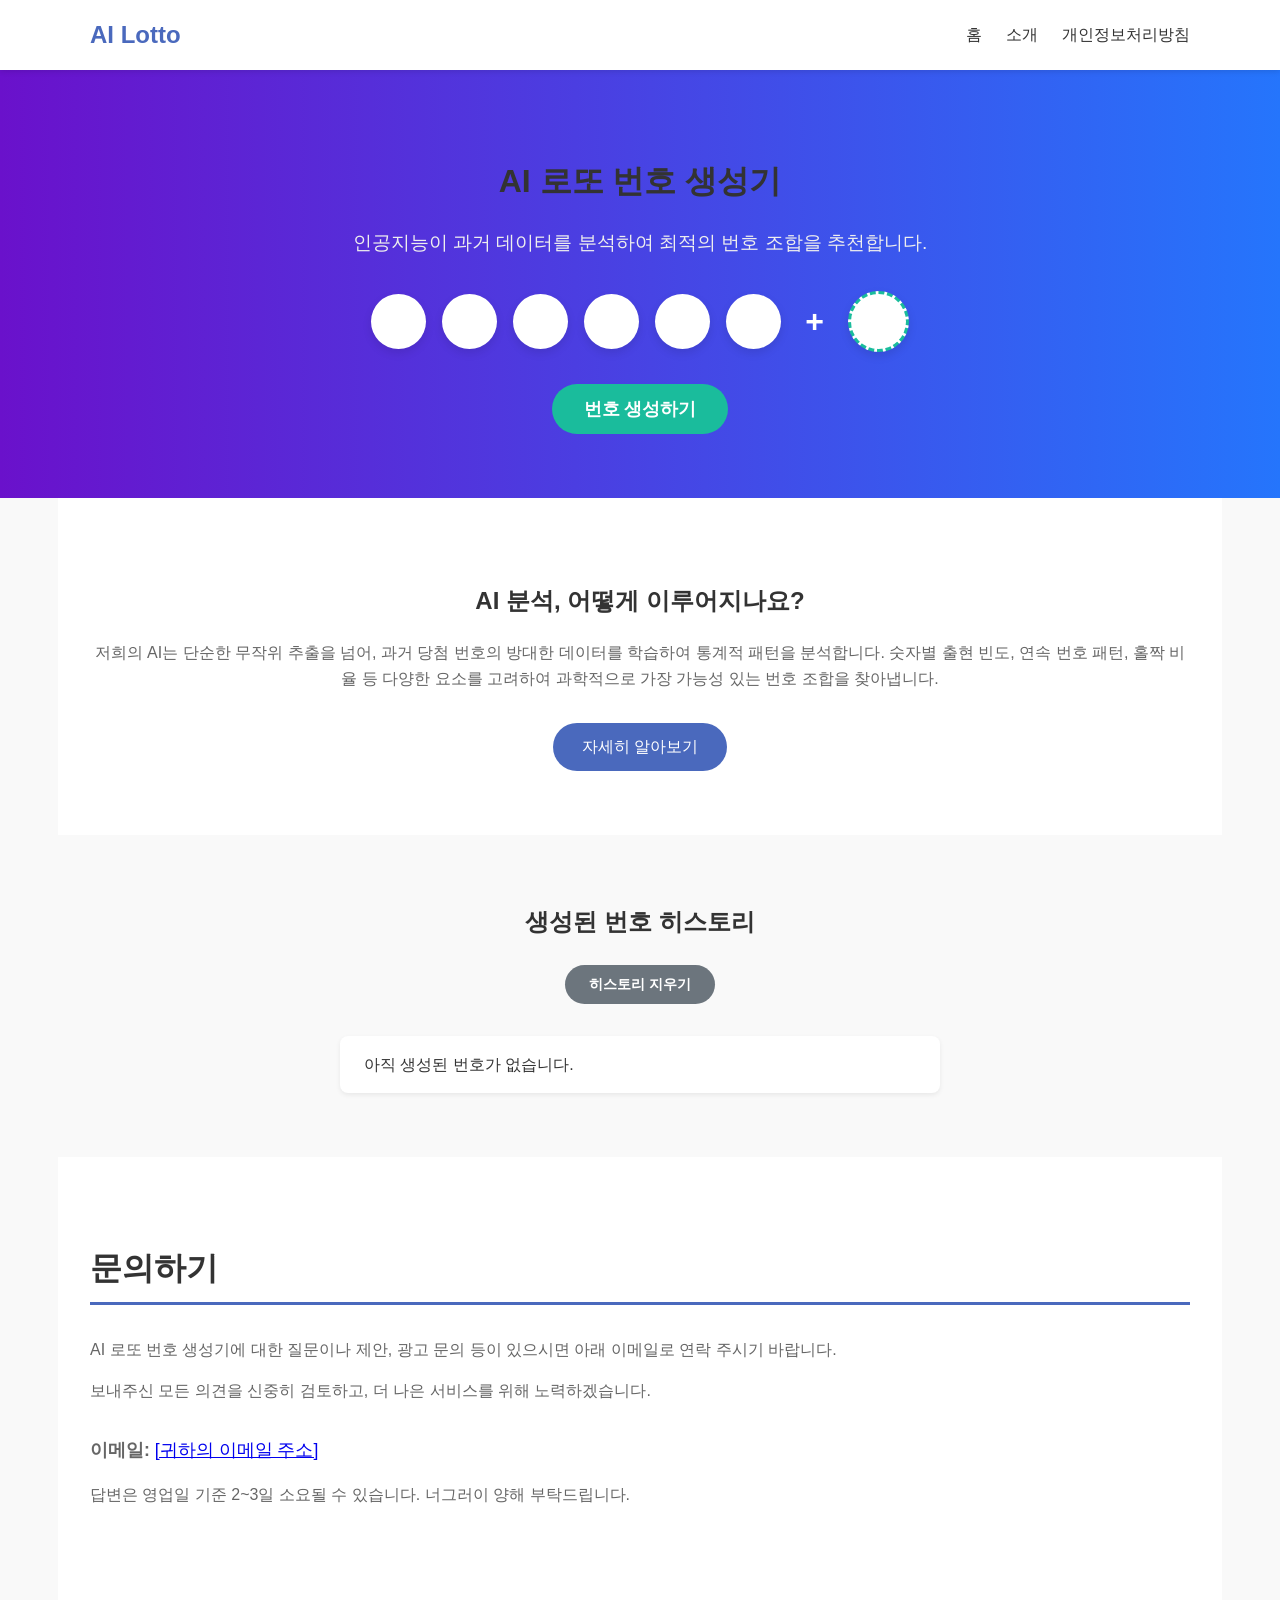
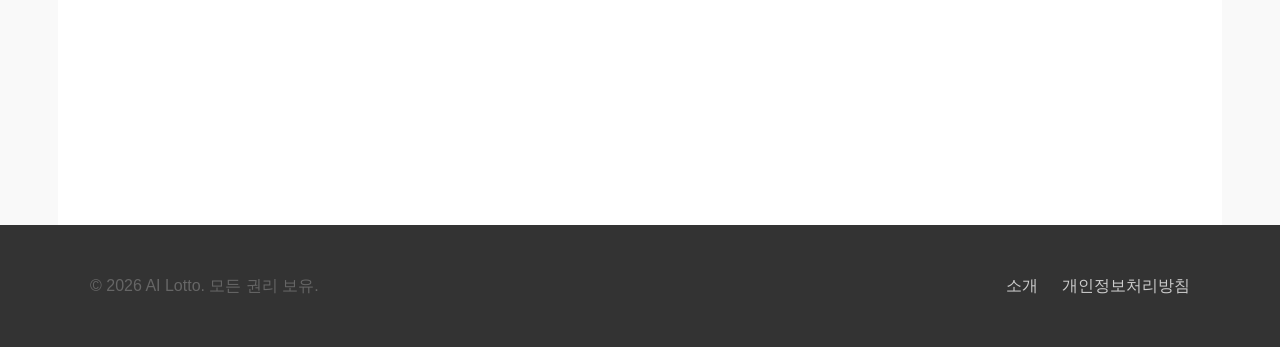
<file: AItest/index.html>
<!DOCTYPE html>
<html lang="ko">
<head>
    <meta charset="UTF-8">
    <meta name="viewport" content="width=device-width, initial-scale=1.0">
    <meta name="google-adsense-account" content="ca-pub-4004046235562178">
    <title>AI 로또 번호 생성기 - 과학적 분석으로 행운을</title>
    <meta name="description" content="AI 로또 번호 생성기는 과거 당첨 번호 데이터를 분석하여 통계적으로 가장 가능성 있는 번호를 추천합니다. AI의 힘으로 당신의 행운을 찾아보세요.">
    <link rel="stylesheet" href="style.css">
    <script async src="https://pagead2.googlesyndication.com/pagead/js/adsbygoogle.js?client=ca-pub-4004046235562178"
     crossorigin="anonymous"></script>
</head>
<body>
    <header class="site-header">
        <div class="container header-container">
            <a href="index.html" class="logo">AI Lotto</a>
            <nav class="main-nav">
                <ul>
                    <li><a href="index.html">홈</a></li>
                    <li><a href="about.html">소개</a></li>
                    <li><a href="privacy.html">개인정보처리방침</a></li>
                </ul>
            </nav>
        </div>
    </header>

    <main>
        <div class="hero">
            <div class="container">
                <h1>AI 로또 번호 생성기</h1>
                <p class="description">인공지능이 과거 데이터를 분석하여 최적의 번호 조합을 추천합니다.</p>
                <div class="lotto-numbers">
                    <span class="number"></span>
                    <span class="number"></span>
                    <span class="number"></span>
                    <span class="number"></span>
                    <span class="number"></span>
                    <span class="number"></span>
                    <span class="plus-sign">+</span>
                    <span class="number bonus-number"></span>
                </div>
                <div id="loader" class="loader" style="display: none;">AI가 번호를 분석하고 있습니다...</div>
                <button id="generate-btn">번호 생성하기</button>
            </div>
        </div>

        <div class="how-it-works container">
            <h2>AI 분석, 어떻게 이루어지나요?</h2>
            <p>저희의 AI는 단순한 무작위 추출을 넘어, 과거 당첨 번호의 방대한 데이터를 학습하여 통계적 패턴을 분석합니다. 숫자별 출현 빈도, 연속 번호 패턴, 홀짝 비율 등 다양한 요소를 고려하여 과학적으로 가장 가능성 있는 번호 조합을 찾아냅니다.</p>
            <a href="about.html" class="learn-more-btn">자세히 알아보기</a>
        </div>



        <div id="history-container" class="container">
            <h2>생성된 번호 히스토리</h2>
            <button id="clear-history-btn" class="btn-secondary">히스토리 지우기</button>
            <ul id="history-list">
                <!-- History will be dynamically inserted here -->
            </ul>
        </div>

        <div class="container page-content">
            <h1>문의하기</h1>
            <p>AI 로또 번호 생성기에 대한 질문이나 제안, 광고 문의 등이 있으시면 아래 이메일로 연락 주시기 바랍니다.</p>
            <p>보내주신 모든 의견을 신중히 검토하고, 더 나은 서비스를 위해 노력하겠습니다.</p>
            
            <div class="contact-info">
                <p><strong>이메일:</strong> <a href="mailto:[귀하의 이메일 주소]">[귀하의 이메일 주소]</a></p>
            </div>

            <p>답변은 영업일 기준 2~3일 소요될 수 있습니다. 너그러이 양해 부탁드립니다.</p>
        </div>
        
    </main>

    <footer class="site-footer">
        <div class="container">
            <p>&copy; 2026 AI Lotto. 모든 권리 보유.</p>
            <nav class="footer-nav">
                <ul>
                    <li><a href="about.html">소개</a></li>
                    <li><a href="privacy.html">개인정보처리방침</a></li>
                </ul>
            </nav>
        </div>
    </footer>

    <script src="main.js"></script>
</body>
</html>
</file>
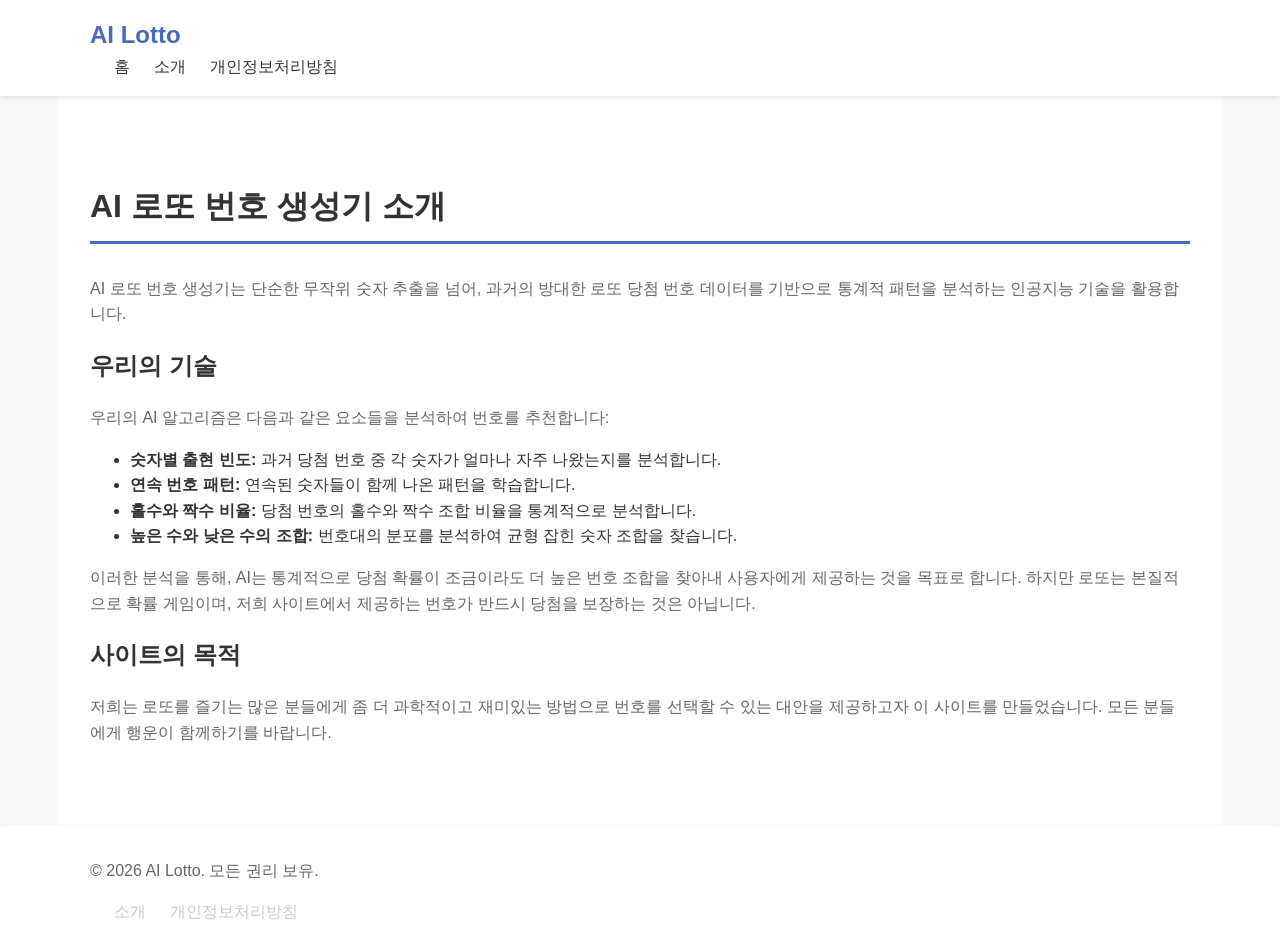
<file: AItest/about.html>
<!DOCTYPE html>
<html lang="ko">
<head>
    <meta charset="UTF-8">
    <meta name="viewport" content="width=device-width, initial-scale=1.0">
    <title>사이트 소개 - AI 로또 번호 생성기</title>
    <link rel="stylesheet" href="style.css">
</head>
<body>
    <header class="site-header">
        <div class="container">
            <a href="index.html" class="logo">AI Lotto</a>
            <nav class="main-nav">
                <ul>
                    <li><a href="index.html">홈</a></li>
                    <li><a href="about.html">소개</a></li>
                    <li><a href="privacy.html">개인정보처리방침</a></li>
                </ul>
            </nav>
        </div>
    </header>

    <div class="container page-content">
        <h1>AI 로또 번호 생성기 소개</h1>
        <p>AI 로또 번호 생성기는 단순한 무작위 숫자 추출을 넘어, 과거의 방대한 로또 당첨 번호 데이터를 기반으로 통계적 패턴을 분석하는 인공지능 기술을 활용합니다.</p>
        
        <h2>우리의 기술</h2>
        <p>우리의 AI 알고리즘은 다음과 같은 요소들을 분석하여 번호를 추천합니다:</p>
        <ul>
            <li><strong>숫자별 출현 빈도:</strong> 과거 당첨 번호 중 각 숫자가 얼마나 자주 나왔는지를 분석합니다.</li>
            <li><strong>연속 번호 패턴:</strong> 연속된 숫자들이 함께 나온 패턴을 학습합니다.</li>
            <li><strong>홀수와 짝수 비율:</strong> 당첨 번호의 홀수와 짝수 조합 비율을 통계적으로 분석합니다.</li>
            <li><strong>높은 수와 낮은 수의 조합:</strong> 번호대의 분포를 분석하여 균형 잡힌 숫자 조합을 찾습니다.</li>
        </ul>
        <p>이러한 분석을 통해, AI는 통계적으로 당첨 확률이 조금이라도 더 높은 번호 조합을 찾아내 사용자에게 제공하는 것을 목표로 합니다. 하지만 로또는 본질적으로 확률 게임이며, 저희 사이트에서 제공하는 번호가 반드시 당첨을 보장하는 것은 아닙니다.</p>

        <h2>사이트의 목적</h2>
        <p>저희는 로또를 즐기는 많은 분들에게 좀 더 과학적이고 재미있는 방법으로 번호를 선택할 수 있는 대안을 제공하고자 이 사이트를 만들었습니다. 모든 분들에게 행운이 함께하기를 바랍니다.</p>
    </div>

    <footer class="site-header">
        <div class="container">
            <p>&copy; 2026 AI Lotto. 모든 권리 보유.</p>
            <nav class="footer-nav">
                <ul>
                    <li><a href="about.html">소개</a></li>
                    <li><a href="privacy.html">개인정보처리방침</a></li>
                </ul>
            </nav>
        </div>
    </footer>

    <script src="main.js"></script>
</body>
</html>
</file>
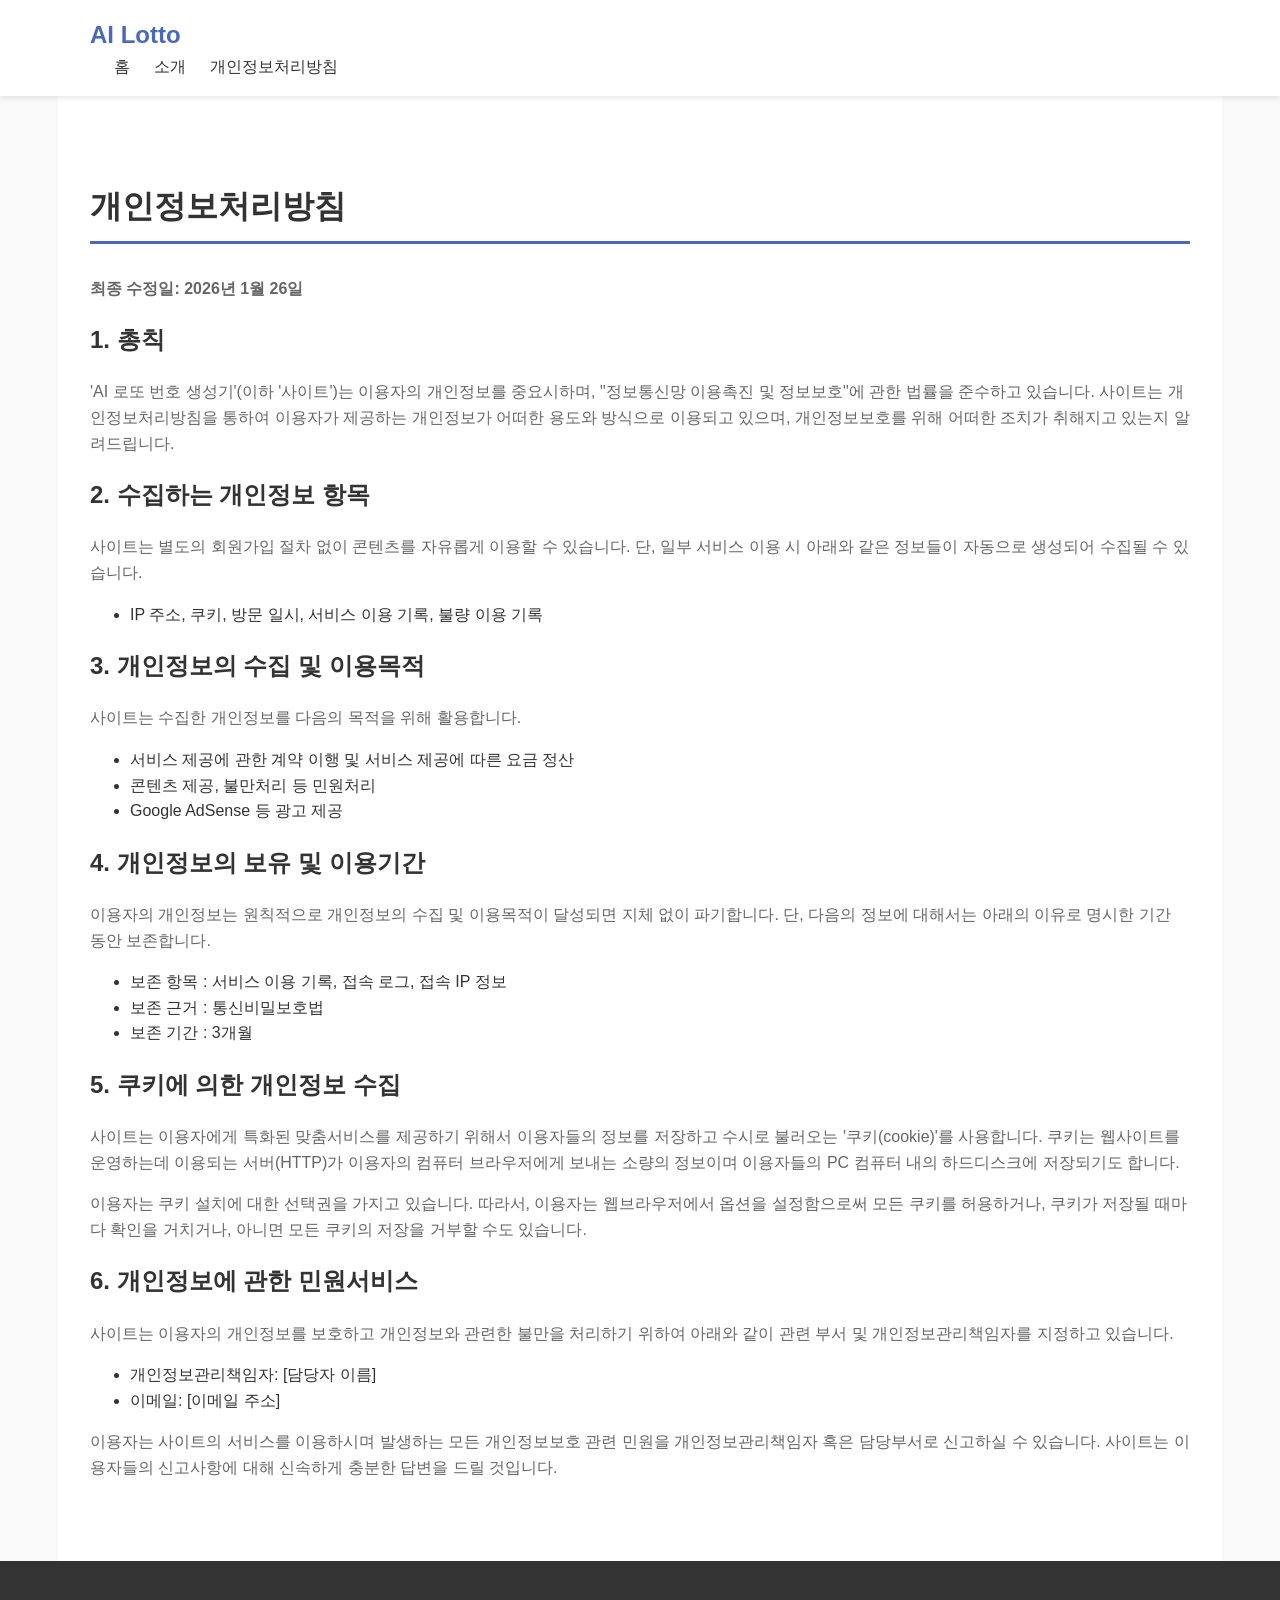
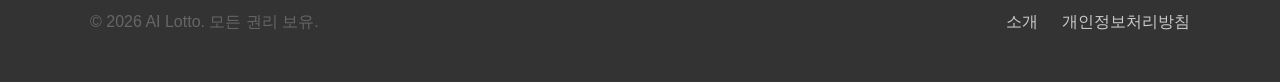
<file: AItest/privacy.html>
<!DOCTYPE html>
<html lang="ko">
<head>
    <meta charset="UTF-8">
    <meta name="viewport" content="width=device-width, initial-scale=1.0">
    <title>개인정보처리방침 - AI 로또 번호 생성기</title>
    <link rel="stylesheet" href="style.css">
</head>
<body>
    <header class="site-header">
        <div class="container">
            <a href="index.html" class="logo">AI Lotto</a>
            <nav class="main-nav">
                <ul>
                    <li><a href="index.html">홈</a></li>
                    <li><a href="about.html">소개</a></li>
                    <li><a href="privacy.html">개인정보처리방침</a></li>
                </ul>
            </nav>
        </div>
    </header>

    <div class="container page-content">
        <h1>개인정보처리방침</h1>
        <p><strong>최종 수정일: 2026년 1월 26일</strong></p>

        <h2>1. 총칙</h2>
        <p>'AI 로또 번호 생성기'(이하 '사이트')는 이용자의 개인정보를 중요시하며, "정보통신망 이용촉진 및 정보보호"에 관한 법률을 준수하고 있습니다. 사이트는 개인정보처리방침을 통하여 이용자가 제공하는 개인정보가 어떠한 용도와 방식으로 이용되고 있으며, 개인정보보호를 위해 어떠한 조치가 취해지고 있는지 알려드립니다.</p>

        <h2>2. 수집하는 개인정보 항목</h2>
        <p>사이트는 별도의 회원가입 절차 없이 콘텐츠를 자유롭게 이용할 수 있습니다. 단, 일부 서비스 이용 시 아래와 같은 정보들이 자동으로 생성되어 수집될 수 있습니다.</p>
        <ul>
            <li>IP 주소, 쿠키, 방문 일시, 서비스 이용 기록, 불량 이용 기록</li>
        </ul>

        <h2>3. 개인정보의 수집 및 이용목적</h2>
        <p>사이트는 수집한 개인정보를 다음의 목적을 위해 활용합니다.</p>
        <ul>
            <li>서비스 제공에 관한 계약 이행 및 서비스 제공에 따른 요금 정산</li>
            <li>콘텐츠 제공, 불만처리 등 민원처리</li>
            <li>Google AdSense 등 광고 제공</li>
        </ul>

        <h2>4. 개인정보의 보유 및 이용기간</h2>
        <p>이용자의 개인정보는 원칙적으로 개인정보의 수집 및 이용목적이 달성되면 지체 없이 파기합니다. 단, 다음의 정보에 대해서는 아래의 이유로 명시한 기간 동안 보존합니다.</p>
        <ul>
            <li>보존 항목 : 서비스 이용 기록, 접속 로그, 접속 IP 정보</li>
            <li>보존 근거 : 통신비밀보호법</li>
            <li>보존 기간 : 3개월</li>
        </ul>

        <h2>5. 쿠키에 의한 개인정보 수집</h2>
        <p>사이트는 이용자에게 특화된 맞춤서비스를 제공하기 위해서 이용자들의 정보를 저장하고 수시로 불러오는 '쿠키(cookie)'를 사용합니다. 쿠키는 웹사이트를 운영하는데 이용되는 서버(HTTP)가 이용자의 컴퓨터 브라우저에게 보내는 소량의 정보이며 이용자들의 PC 컴퓨터 내의 하드디스크에 저장되기도 합니다.</p>
        <p>이용자는 쿠키 설치에 대한 선택권을 가지고 있습니다. 따라서, 이용자는 웹브라우저에서 옵션을 설정함으로써 모든 쿠키를 허용하거나, 쿠키가 저장될 때마다 확인을 거치거나, 아니면 모든 쿠키의 저장을 거부할 수도 있습니다.</p>

        <h2>6. 개인정보에 관한 민원서비스</h2>
        <p>사이트는 이용자의 개인정보를 보호하고 개인정보와 관련한 불만을 처리하기 위하여 아래와 같이 관련 부서 및 개인정보관리책임자를 지정하고 있습니다.</p>
        <ul>
            <li>개인정보관리책임자: [담당자 이름]</li>
            <li>이메일: [이메일 주소]</li>
        </ul>
        <p>이용자는 사이트의 서비스를 이용하시며 발생하는 모든 개인정보보호 관련 민원을 개인정보관리책임자 혹은 담당부서로 신고하실 수 있습니다. 사이트는 이용자들의 신고사항에 대해 신속하게 충분한 답변을 드릴 것입니다.</p>

    </div>

    <footer class="site-footer">
        <div class="container">
            <p>&copy; 2026 AI Lotto. 모든 권리 보유.</p>
            <nav class="footer-nav">
                <ul>
                    <li><a href="about.html">소개</a></li>
                    <li><a href="privacy.html">개인정보처리방침</a></li>
                </ul>
            </nav>
        </div>
    </footer>

    <script src="main.js"></script>
</body>
</html>
</file>
<file: AItest/style.css>
/* General Styles */
:root {
    --primary-color: #4a69bd;
    --secondary-color: #1abc9c;
    --dark-color: #333;
    --light-color: #f4f4f4;
    --background-gradient: linear-gradient(to right, #6a11cb, #2575fc);
}

body {
    font-family: 'Helvetica Neue', sans-serif;
    line-height: 1.6;
    margin: 0;
    color: var(--dark-color);
    background-color: #f9f9f9;
}

.container {
    max-width: 1100px;
    margin: auto;
    overflow: hidden;
    padding: 0 2rem;
}

h1, h2 {
    color: var(--dark-color);
    font-weight: 600;
}

p {
    color: #666;
}

/* Header */
.site-header {
    background: #fff;
    box-shadow: 0 2px 5px rgba(0,0,0,0.1);
    padding: 1rem 0;
    position: sticky;
    top: 0;
    z-index: 1000;
}

.header-container {
    display: flex;
    justify-content: space-between;
    align-items: center;
}

.logo {
    font-size: 1.5rem;
    font-weight: bold;
    color: var(--primary-color);
    text-decoration: none;
}

.main-nav ul {
    margin: 0;
    padding: 0;
    list-style: none;
    display: flex;
}

.main-nav li {
    margin-left: 1.5rem;
}

.main-nav a {
    text-decoration: none;
    color: var(--dark-color);
    font-weight: 500;
    transition: color 0.3s ease;
}

.main-nav a:hover {
    color: var(--primary-color);
}


/* Hero Section (Main Page) */
.hero {
    background: var(--background-gradient);
    color: #fff;
    text-align: center;
    padding: 4rem 0;
}

.hero .description {
    font-size: 1.2rem;
    color: #eee;
    margin-bottom: 2rem;
}

.lotto-numbers {
    display: flex;
    justify-content: center;
    gap: 1rem;
    margin-bottom: 2rem;
}

.number {
    display: flex;
    justify-content: center;
    align-items: center;
    width: 55px;
    height: 55px;
    border-radius: 50%;
    background-color: #fff;
    font-size: 1.6rem;
    font-weight: bold;
    color: var(--dark-color);
    box-shadow: 0 4px 10px rgba(0,0,0,0.1);
}

#generate-btn {
    padding: 0.8rem 2rem;
    font-size: 1.1rem;
    font-weight: bold;
    color: #fff;
    background: var(--secondary-color);
    border: none;
    border-radius: 25px;
    cursor: pointer;
    transition: background-color 0.3s ease;
}

#generate-btn:hover {
    background: #16a085;
}

.loader {
    margin-bottom: 1.5rem;
    color: #fff;
}

/* How It Works Section */
.how-it-works {
    text-align: center;
    padding: 4rem 2rem;
    background: #fff;
}

.learn-more-btn {
    display: inline-block;
    margin-top: 1rem;
    padding: 0.7rem 1.8rem;
    background: var(--primary-color);
    color: #fff;
    text-decoration: none;
    border-radius: 25px;
    transition: background-color 0.3s ease;
}

.learn-more-btn:hover {
    background: #3a539b;
}

/* Page Content (for About, Privacy, Contact) */
.page-content {
    padding: 4rem 2rem;
    background: #fff;
    min-height: 60vh;
}

.page-content h1 {
    margin-bottom: 2rem;
    border-bottom: 3px solid var(--primary-color);
    padding-bottom: 0.5rem;
}

.contact-info {
    margin-top: 2rem;
    font-size: 1.1rem;
}

/* Footer */
.site-footer {
    background: var(--dark-color);
    color: #ccc;
    text-align: center;
    padding: 2rem 0;
}

.site-footer .container {
    display: flex;
    justify-content: space-between;
    align-items: center;
}

.footer-nav ul {
    margin: 0;
    padding: 0;
    list-style: none;
    display: flex;
}

.footer-nav li {
    margin-left: 1.5rem;
}

.footer-nav a {
    text-decoration: none;
    color: #ccc;
    transition: color 0.3s ease;
}

.footer-nav a:hover {
    color: #fff;
}

/* History Section */
#history-container {
    padding: 3rem 2rem;
    background-color: #f9f9f9;
    text-align: center;
}

#history-container h2 {
    margin-bottom: 1.5rem;
}

.btn-secondary {
    padding: 0.6rem 1.5rem;
    font-size: 0.9rem;
    font-weight: bold;
    color: #fff;
    background: #6c757d;
    border: none;
    border-radius: 20px;
    cursor: pointer;
    transition: background-color 0.3s ease;
    margin-bottom: 2rem;
}

.btn-secondary:hover {
    background: #5a6268;
}

#history-list {
    list-style: none;
    padding: 0;
    margin: 0;
    max-width: 600px;
    margin: auto;
}

#history-list li {
    background: #fff;
    border-radius: 8px;
    box-shadow: 0 2px 5px rgba(0,0,0,0.07);
    padding: 1rem 1.5rem;
    margin-bottom: 1rem;
    display: flex;
    justify-content: space-between;
    align-items: center;
    flex-wrap: wrap;
}

.history-date {
    font-size: 0.9rem;
    color: #666;
    margin-bottom: 0.5rem;
    width: 100%;
    text-align: left;
}

.history-numbers {
    display: flex;
    gap: 0.5rem;
    align-items: center;
}

.history-number {
    display: inline-block;
    width: 35px;
    height: 35px;
    line-height: 35px;
    border-radius: 50%;
    font-size: 1rem;
    font-weight: bold;
    text-align: center;
    color: #333;
}

/* Bonus Number & Plus Sign in Hero */
.lotto-numbers {
    align-items: center; /* Vertically align items */
}
.plus-sign {
    font-size: 2rem;
    font-weight: bold;
    color: #fff;
    margin: 0 0.5rem;
}
.bonus-number {
    border: 3px dashed var(--secondary-color);
}

/* Search Section */
#search-container {
    padding: 4rem 2rem;
    background: #fff;
    text-align: center;
}
#search-form {
    display: flex;
    justify-content: center;
    align-items: center;
    margin-bottom: 2rem;
    gap: 0.5rem;
}
#round-input {
    padding: 0.7rem;
    border: 2px solid #ddd;
    border-radius: 25px;
    font-size: 1rem;
    width: 200px;
    text-align: center;
    transition: border-color 0.3s ease;
}
#round-input:focus {
    outline: none;
    border-color: var(--primary-color);
}
#search-result {
    margin-top: 2rem;
    background: #f9f9f9;
    padding: 1.5rem;
    border-radius: 8px;
    max-width: 600px;
    margin: auto;
    text-align: left;
    border: 1px solid #eee;
}
#search-result h3 {
    margin-top: 0;
    color: var(--primary-color);
}
.search-date {
    font-size: 0.9em;
    color: #666;
    margin-bottom: 1rem;
}
.search-numbers {
    margin-bottom: 0.5rem;
    display: flex;
    align-items: center;
    gap: 1rem;
}
.error {
    color: #d9534f;
    font-weight: bold;
}

/* Bonus Number in History */
.plus-sign-history {
    font-weight: bold;
    margin: 0 0.25rem;
}
.bonus-display {
    border: 2px solid #ccc;
}
</file>
